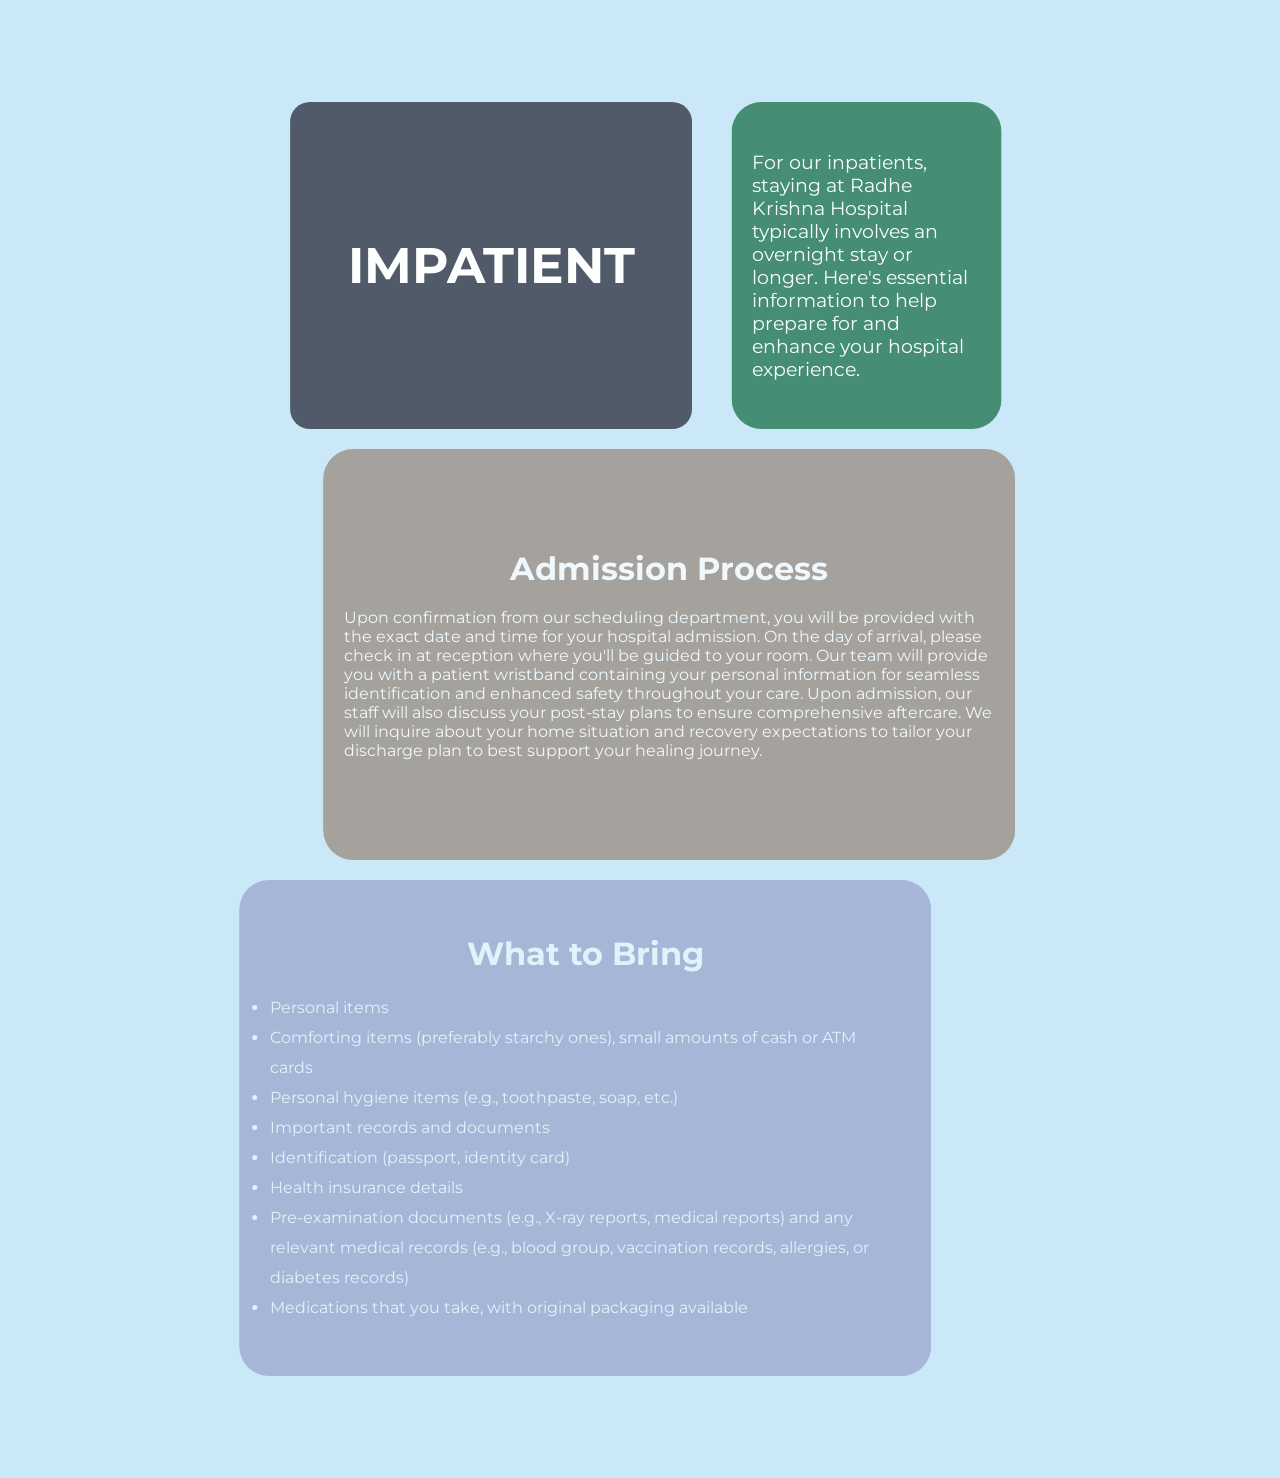
<file: impatient.html>
<!DOCTYPE html>
<html lang="en">
<head>
  <meta charset="UTF-8">
  <meta name="viewport" content="width=device-width, initial-scale=1.0">
  <title>Document</title>
  <link rel="preconnect" href="https://fonts.googleapis.com">
  <link rel="preconnect" href="https://fonts.gstatic.com" crossorigin>
  <link href="https://fonts.googleapis.com/css2?family=Montserrat:ital,wght@0,100..900;1,100..900&display=swap" rel="stylesheet">
  <link href="https://cdnjs.cloudflare.com/ajax/libs/font-awesome/5.15.4/css/all.min.css" rel="stylesheet">
  <link href="https://cdnjs.cloudflare.com/ajax/libs/font-awesome/6.0.0-beta3/css/all.min.css" rel="stylesheet">
  <script src="https://cdnjs.cloudflare.com/ajax/libs/gsap/3.11.1/gsap.min.js"></script>
  <style>
    :root {
      --font-primary: "Montserrat", serif;
      --font-secondary: 'Lora', serif;
      --font-mono: 'Courier New', monospace;
    }
    *{
      margin: 0;
      padding: 0;
      box-sizing: border-box;


    }
    html body{
      width: 100%;
      height: 100%;
    } 
    .main{
      width: 100%;
      height: 100%;
      padding: 5vw 20vw;
      font-family: var(--font-primary);
      background-color:#cae8f8;
    }
    .center h1, .bottom h1 {
      margin-bottom: 20px;
    }
    .impatient{
      width: 100%;
      height:150vh;
      padding:3vw;
      display: flex;
      justify-content: center;
      align-items: center;
      gap: 20px;
      flex-direction: column;
      background-color:#cae8f8;
      color: white;
    }
    
    .top{
      width: 100%;
      height: 40vh;
      display: flex;
      align-items: center;
      gap: 20px;
    }
    .top h1{
      text-transform: uppercase;
    }
    .left{
      display: flex;
      height: 100%;
      flex-basis: 60%;
      width: 100%;
      background-color:#4f5765;
      border-radius:20px;
      display: flex;
      justify-content: center;
      align-items: center;
      flex-direction: column;
      font-size: 25px;
    }
    .right{
      display: flex;
      flex-basis: 40%;
      height: 100%;
      background-color:#348061;
      border-radius:30px;
      display: flex;
      justify-content: center;
      align-items: center;
      flex-direction: column;
      padding:20px;
      font-size: 19px;

    }
    .center{
      width: 100%;
      height:50vh;
      background-color:#978677;
      border-radius:30px;
      display: flex;
      justify-content: center;
      align-items: center;
      flex-direction: column;
      padding:20px;
    }
    .bottom{
      width: 100%;
      height:60vh;
      background-color:#787aae;
      border-radius:30px;
      display: flex;
      justify-content: center;
      align-items: center;
      flex-direction: column;
      padding:30px;
    }
    .bottom ul{
      line-height: 30px;
    }


    

  /* Responsive Styles for 480px */
  @media screen and (max-width: 480px) {
    .main {
padding: 0px;
overflow-x: hidden;

    }

    .impatient {
    
      flex-direction: column;
      display: flex;
      justify-content: center;
      align-self:center;
      padding: 15px;
      width: 100%;
      height:250vh;
    }

    .top {
      flex-direction: column;
      height:50vh;
      gap: 10px;
      /* margin-bottom: 10vh; */
      width: 100%;

      /* background-color: red; */
    }

    .left, .right {
      flex-basis: 100%;
      font-size: 20px;
      padding: 15px;
    }

    .center {
      font-size: 18px;
      height: 75vh;
      width: 100%;

    }

    .bottom {
      font-size: 18px;
      width: 100%;
      /* padding: 25px; */
      height: 90vh;
      margin-bottom:13vh;
    }

    .bottom ul {
      font-size: 16px;
    }
  }


   /* Responsive Styles for 375px */
   @media screen and (max-width: 375px) {
    .main {
padding: 0px;
overflow-x: hidden;

    }

    .impatient {
    
      flex-direction: column;
      display: flex;
      justify-content: center;
      align-self:center;
      padding: 15px;
      width: 100%;
      height:300vh;
    }

    .top {
      flex-direction: column;
      height:100vh;
      gap: 20px;
      /* margin-bottom: 10vh; */
      width: 100%;
margin-top: 10vh;
      /* background-color: red; */
    }

    .left, .right {
      flex-basis: 100%;
      font-size: 20px;
      padding: 15px;
    }

    .center {
      /* font-size: 18px; */
      height: 100vh;
      width: 100%;
      /* background-color: red; */

    }

    .bottom {
      font-size: 18px;
      width: 100%;
      /* padding: 25px; */
      height: 120vh;
    }

    .bottom ul {
      font-size: 16px;
    }
  }
  </style>
</head>
<body>
  <div class="main">
    <div class="impatient">
      <div class="top">
        <div class="left">
          <h1>impatient</h1>
        </div>
        <div class="right">
          <p>For our inpatients, staying at Radhe Krishna Hospital typically involves an overnight stay or longer. Here's essential information to help prepare for and enhance your hospital experience.</p>
        </div>
      </div>
      <div class="center">
        <h1> Admission Process</h1>
        <p>
          Upon confirmation from our scheduling department, you will be provided with the exact date and time for your hospital admission. On the day of arrival, please check in at reception where you'll be guided to your room. Our team will provide you with a patient wristband containing your personal information for seamless identification and enhanced safety throughout your care.
          Upon admission, our staff will also discuss your post-stay plans to ensure comprehensive aftercare. We will inquire about your home situation and recovery expectations to tailor your discharge plan to best support your healing journey.
        </p>
      </div>
      <div class="bottom">
        <h1>What to Bring</h1>
        <ul>
          <li>Personal items</li>
          <li>Comforting items (preferably starchy ones), small amounts of cash or ATM cards</li>
          <li>Personal hygiene items (e.g., toothpaste, soap, etc.)</li>
          <li>Important records and documents</li>
          <li>Identification (passport, identity card)</li>
          <li>Health insurance details</li>
          <li>Pre-examination documents (e.g., X-ray reports, medical reports) and any relevant medical records (e.g., blood group, vaccination records, allergies, or diabetes records)</li>
          <li>Medications that you take, with original packaging available</li>
        </ul>
      </div>
    </div>
  </div>

  <script>
    // GSAP Animations

      // GSAP Animations
  gsap.from(".left", {
    x: "-50%", // Animate from off-screen to the left
    opacity: 0, // Start with opacity 0
    duration: 1.5, // Duration of the animation
    // ease: "power3.out", // Easing function
  });

  gsap.from(".right", {
    x: "50%", // Animate from off-screen to the right
    opacity: 0, // Start with opacity 0
    duration: 1.5, // Duration of the animation
    // ease: "power3.out", // Easing function
    delay: 0.3, // Delay to stagger animation
  });

  gsap.from(".center", {
    x: 100, // Animate from below the viewport
    opacity: 0, // Start with opacity 0
    duration: 1.5, // Duration of the animation
    // ease: "power3.out", // Easing function
    delay: 0.6, // Delay to stagger animation
  });

  gsap.from(".bottom", {
    x:-100,
    opacity: 0, // Start with opacity 0
    duration: 1.5, // Duration of the animation
    // ease: "elastic.out(1, 0.75)", // Elastic bounce effect
    delay: 0.9, // Delay to stagger animation
  });
  </script>
</body>
</html>
</file>
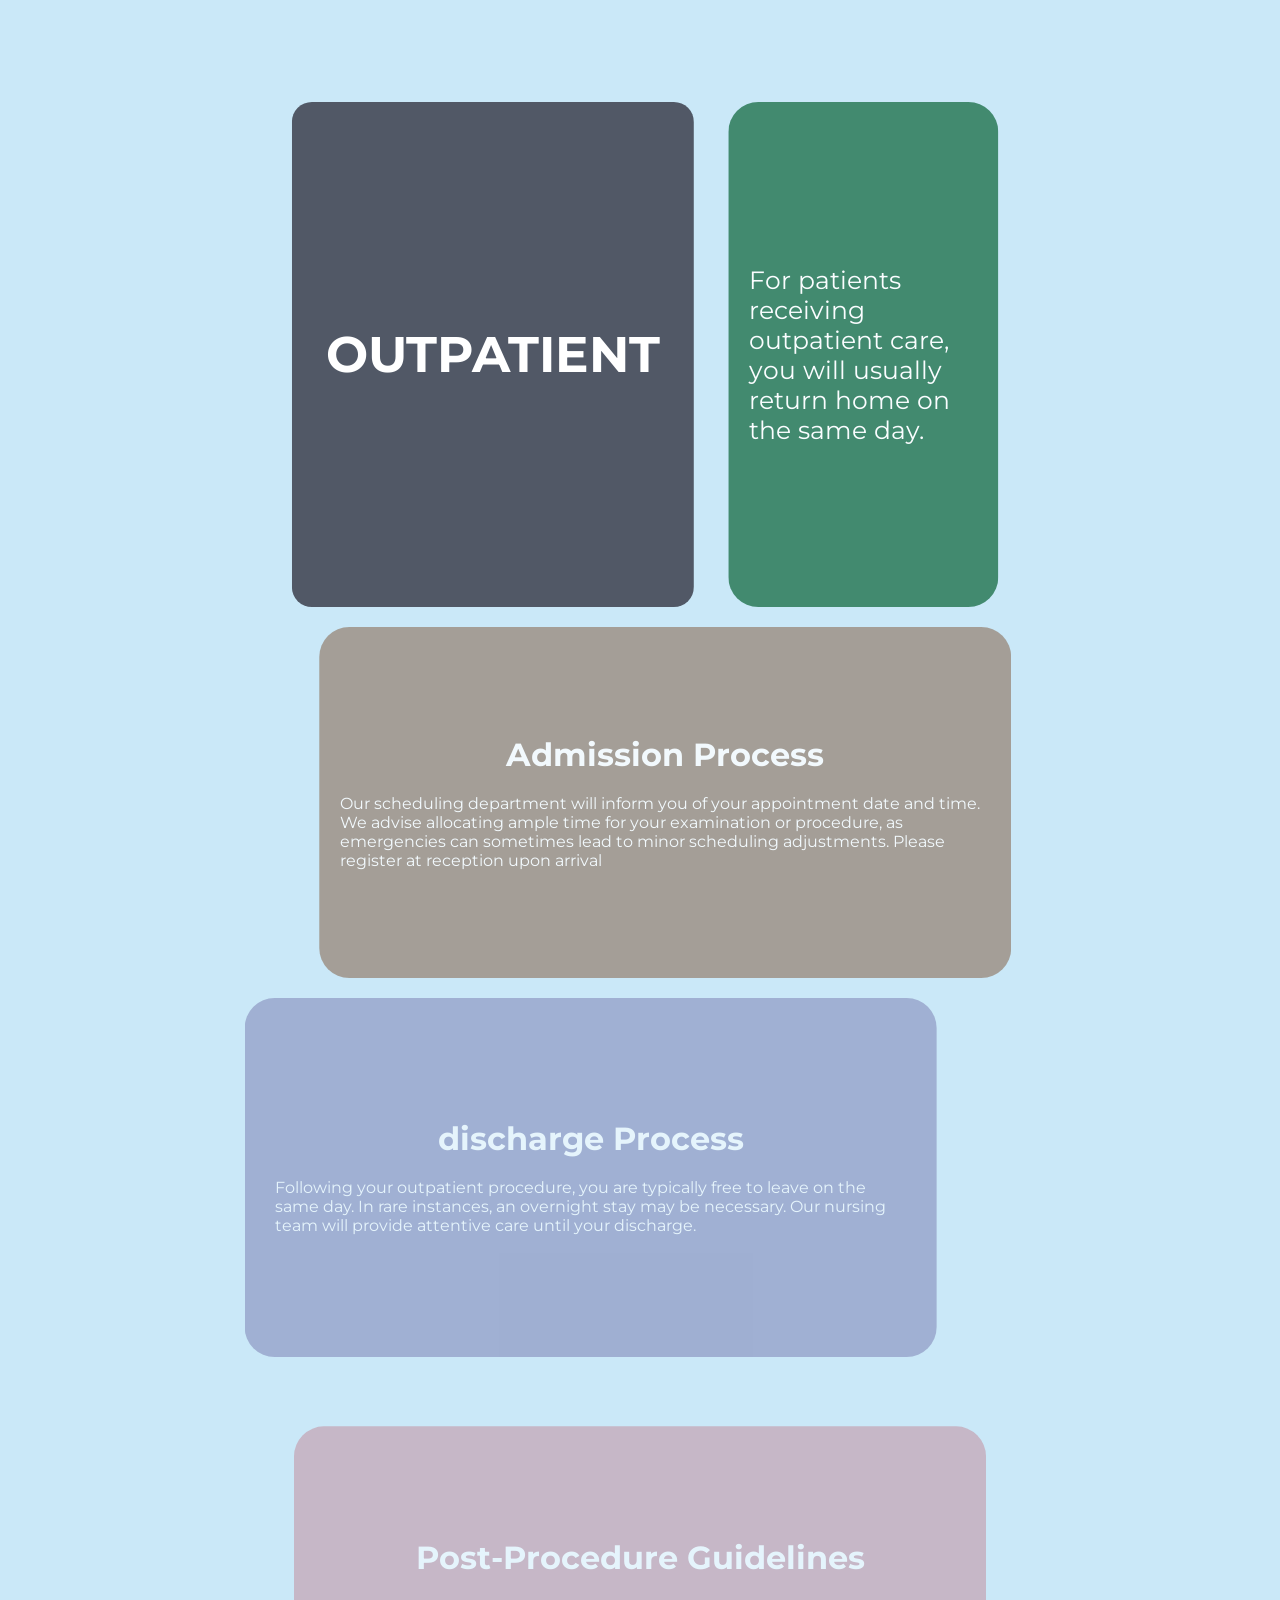
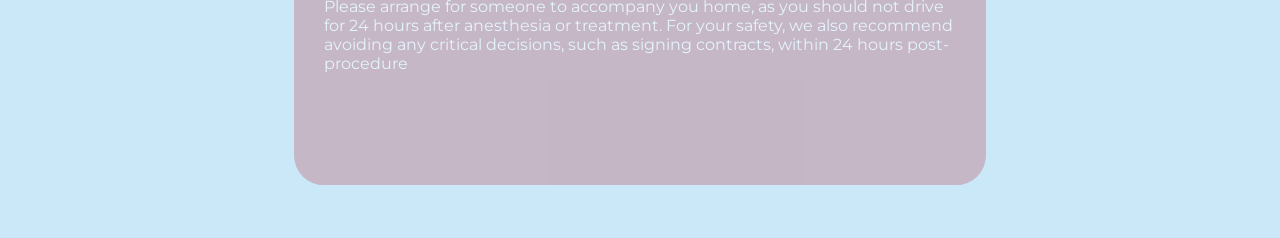
<file: outpatient.html>
<!DOCTYPE html>
<html lang="en">
<head>
  <meta charset="UTF-8">
  <meta name="viewport" content="width=device-width, initial-scale=1.0">
  <title>Document</title>
  <link rel="preconnect" href="https://fonts.googleapis.com">
  <link rel="preconnect" href="https://fonts.gstatic.com" crossorigin>
  <link href="https://fonts.googleapis.com/css2?family=Montserrat:ital,wght@0,100..900;1,100..900&display=swap" rel="stylesheet">
  <link href="https://cdnjs.cloudflare.com/ajax/libs/font-awesome/5.15.4/css/all.min.css" rel="stylesheet">
  <link href="https://cdnjs.cloudflare.com/ajax/libs/font-awesome/6.0.0-beta3/css/all.min.css" rel="stylesheet">
  <script src="https://cdnjs.cloudflare.com/ajax/libs/gsap/3.11.1/gsap.min.js"></script>
  <style>
    :root {
      --font-primary: "Montserrat", serif;
      --font-secondary: 'Lora', serif;
      --font-mono: 'Courier New', monospace;
    }
    *{
      margin: 0;
      padding: 0;
      box-sizing: border-box;
    }
    .main{
      width: 100%;
      height: 100%;
      padding: 5vw 20vw;
      font-family: var(--font-primary);
      background-color:#cae8f8;
    }
    .prebottom h1,.center h1, .bottom h1 {
      margin-bottom: 20px;
    }
    .impatient{
      width: 100%;
      height:190vh;
      padding:3vw;
      display: flex;
      justify-content: center;
      align-items: center;
      gap: 20px;
      flex-direction: column;
      background-color:#cae8f8;
      color: white;
    }
    .top{
      width: 100%;
      height: 90vh;
      display: flex;
      align-items: center;
      gap: 20px;
    }
    .top h1{
      text-transform: uppercase;
    }
    .left{
      display: flex;
      height: 100%;
      flex-basis: 60%;
      background-color:#4f5765;
      border-radius:20px;
      display: flex;
      justify-content: center;
      font-size: 25px;
      align-items: center;
      flex-direction: column;
    }
    .right{
      display: flex;
      flex-basis: 40%;
      font-size: 25px;
      height: 100%;
      background-color:#348061;
      border-radius:30px;
      display: flex;
      justify-content: center;
      align-items: center;
      flex-direction: column;
      padding:20px;
    }
    .center{
      width: 100%;
      height:60vh;
      background-color:#978677;
      border-radius:30px;
      display: flex;
      justify-content: center;
      align-items: center;
      flex-direction: column;
      padding:20px;
    }
    .prebottom{
      background-color:#787aae;
      width: 100%;
      height:60vh;
      border-radius:30px;
      display: flex;
      justify-content: center;
      align-items: center;
      flex-direction: column;
      padding:30px;
    }
    .bottom{
      width: 100%;
      height:60vh;
      border-radius:30px;
      background-color:#c28696;
      display: flex;
      justify-content: center;
      align-items: center;
      flex-direction: column;
      padding:30px;
    }
 /* Responsive Styles for 480px */
 @media screen and (max-width: 480px) {
    .main {
padding: 0px;
overflow-x: hidden;

    }

    .impatient {
    padding: 0px;
      flex-direction: column;
      display: flex;
      justify-content: center;
      align-self:center;
      padding: 15px;
      width: 100%;
      height:210vh;
    }

    .top {
      flex-direction: column;
      height:50vh;
      gap: 10px;
      /* margin-bottom: 10vh; */
      width: 100%;

      /* background-color: red; */
    }

    .right {
      flex-basis: 100%;
      font-size: 20px;
      padding: 15px;
    }
    .left {
      font-size: 20px;
      width: 100%;
      padding: 15px;
    }

    .center {
      font-size: 18px;
      height:50vh;
      width: 100%;

    }

    .bottom {
      font-size: 18px;
      width: 100%;
      /* padding: 25px; */
      height: 40vh;
      margin-bottom:13vh;
    }
.center{
  width: 100%;
  height: 40vh;
}
    .bottom ul {
      font-size: 16px;
    }
    .prebottom{
      width:100%;
      height:40vh;
    }
  }


   /* Responsive Styles for 375px */
   @media screen and (max-width: 375px) {
    .main {
padding: 0px;
overflow-x: hidden;

    }

    .impatient {
    
      flex-direction: column;
      display: flex;
      justify-content: center;
      align-self:center;
      padding: 15px;
      width: 100%;
      height:300vh;
    }

    .top {
      flex-direction: column;
      height:100vh;
      gap: 20px;
      /* margin-bottom: 10vh; */
      width: 100%;
margin-top: 10vh;
      /* background-color: red; */
    }

    .left, .right {
      flex-basis: 100%;
      font-size: 20px;
      padding: 15px;
    }

    .center {
      /* font-size: 18px; */
      height: 100vh;
      width: 100%;
      /* background-color: red; */

    }

    .bottom {
      font-size: 18px;
      width: 100%;
      /* padding: 25px; */
      height: 120vh;
    }

    .bottom ul {
      font-size: 16px;
    }
  }

  </style>
</head>
<body>
  <div class="main">
    <div class="impatient">
      <div class="top">
        <div class="left">
          <h1>outpatient</h1>
        </div>
        <div class="right">
          <p>For patients
            receiving outpatient
            care, you will usually return home on the same day.</p>
        </div>
      </div>
      <div class="center">
        <h1> Admission Process</h1>
        <p>
          Our scheduling department will inform you of your appointment date and time. We advise allocating ample time for your examination or procedure, as emergencies can sometimes lead to minor scheduling adjustments. Please register at reception upon arrival
        </p>
      </div>
      <div class="prebottom ">
        <h1> discharge Process</h1>
       <p>Following your outpatient procedure, you are typically free to leave on the same day. In rare instances, an overnight stay may be necessary. Our nursing team will provide attentive care until your discharge.</p>
      </div>
      <div class="bottom">
        <h1>Post-Procedure Guidelines</h1>
        <p>
          Please arrange for someone to accompany you home, as you should not drive for 24 hours after anesthesia or treatment. For your safety, we also recommend avoiding any critical decisions, such as signing contracts, within 24 hours post-
procedure
        </p>
       </div>
    </div>
  </div>

  <script>
    // GSAP Animations

      // GSAP Animations
  gsap.from(".left", {
    x: "-50%", // Animate from off-screen to the left
    opacity: 0, // Start with opacity 0
    duration: 1.5, // Duration of the animation
    // ease: "power3.out", // Easing function
  });

  gsap.from(".right", {
    x: "50%", // Animate from off-screen to the right
    opacity: 0, // Start with opacity 0
    duration: 1.5, // Duration of the animation
    // ease: "power3.out", // Easing function
    delay: 0.3, // Delay to stagger animation
  });

  gsap.from(".center", {
    x: 100, // Animate from below the viewport
    opacity: 0, // Start with opacity 0
    duration: 1.5, // Duration of the animation
    // ease: "power3.out", // Easing function
    delay: 0.6, // Delay to stagger animation
  });

  gsap.from(".prebottom", {
    x:-100,
    opacity: 0, // Start with opacity 0
    duration: 1.5, // Duration of the animation
    // ease: "elastic.out(1, 0.75)", // Elastic bounce effect
    delay: 0.9, // Delay to stagger animation
  });
  gsap.from(".bottom", {
    y:100,
    opacity: 0, // Start with opacity 0
    duration: 1.5, // Duration of the animation
    // ease: "elastic.out(1, 0.75)", // Elastic bounce effect
    delay: 0.9, // Delay to stagger animation
  });
  </script>
</body>
</html>
</file>
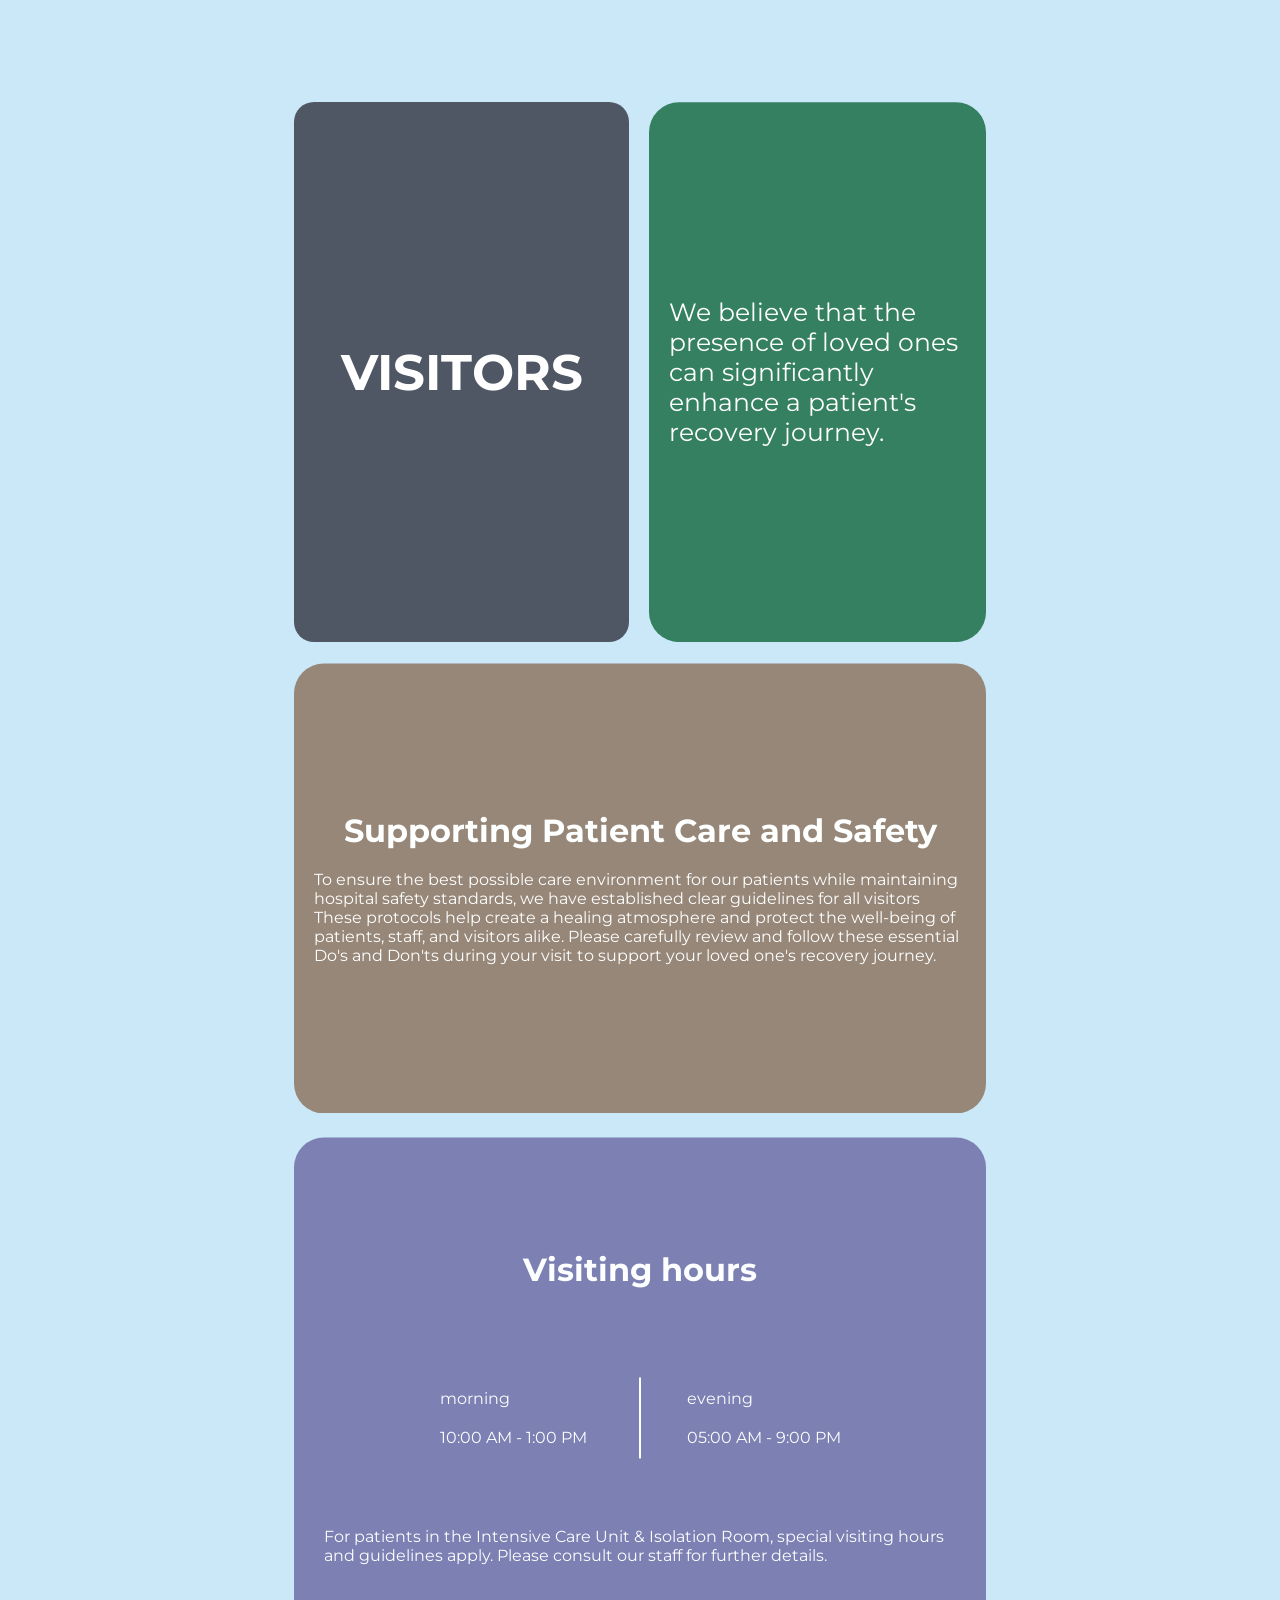
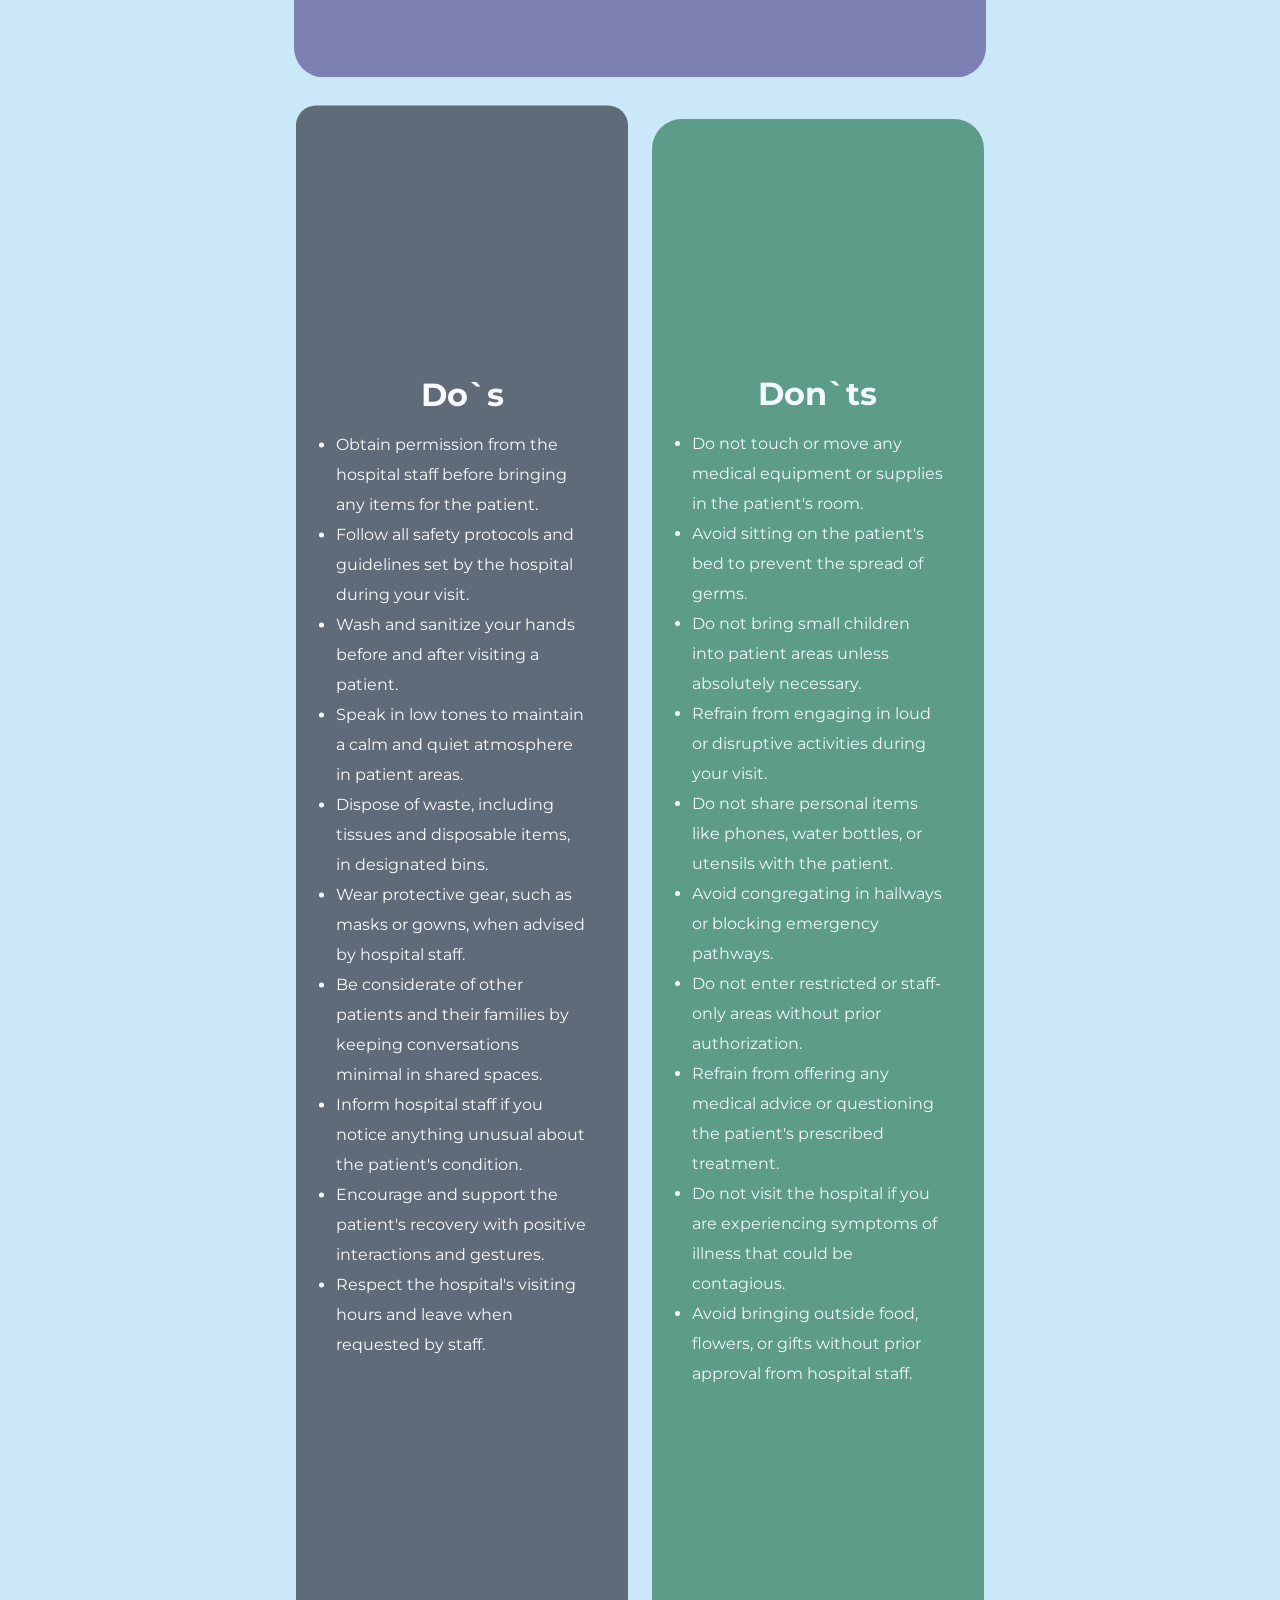
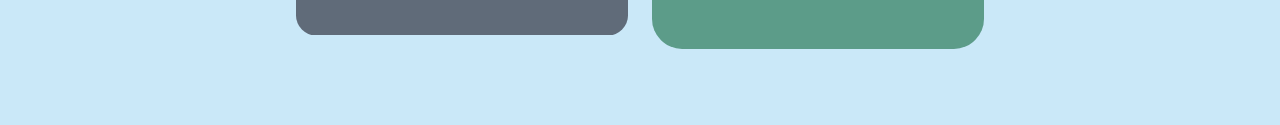
<file: visitors.html>
<!DOCTYPE html>
<html lang="en">
<head>
  <meta charset="UTF-8">
  <meta name="viewport" content="width=device-width, initial-scale=1.0">
  <title>Document</title>
  <link rel="preconnect" href="https://fonts.googleapis.com">
  <link rel="preconnect" href="https://fonts.gstatic.com" crossorigin>
  <link href="https://fonts.googleapis.com/css2?family=Montserrat:ital,wght@0,100..900;1,100..900&display=swap" rel="stylesheet">
  <link href="https://cdnjs.cloudflare.com/ajax/libs/font-awesome/5.15.4/css/all.min.css" rel="stylesheet">
  <link href="https://cdnjs.cloudflare.com/ajax/libs/font-awesome/6.0.0-beta3/css/all.min.css" rel="stylesheet">
  <script src="https://cdnjs.cloudflare.com/ajax/libs/gsap/3.11.1/gsap.min.js"></script>
  <style>
    :root {
      --font-primary: "Montserrat", serif;
      --font-secondary: 'Lora', serif;
      --font-mono: 'Courier New', monospace;
    }
    *{
      margin: 0;
      padding: 0;
      box-sizing: border-box;
    }
    .main{
      width: 100%;
      height: 100%;
      padding: 5vw 20vw;
      font-family: var(--font-primary);
      background-color:#cae8f8;
    }
    .prebottom h1,.center h1, .bottom h1 {
      margin-bottom: 20px;
    }
    .impatient{
      width: 100%;
      /* height:2vh; */
      padding:3vw;
      display: flex;
      justify-content: center;
      align-items: center;
      gap: 20px;
      flex-direction: column;
      background-color:#cae8f8;
      color: white;
    }
    .top{
      width: 100%;
      height: 60vh;
      display: flex;
      align-items: center;
      gap: 20px;
    }
    .top h1{
      text-transform: uppercase;
    }
    .left{
      display: flex;
      height: 100%;
      flex-basis: 50%;
      background-color:#4f5765;
      border-radius:20px;
      display: flex;
      justify-content: center;
      align-items: center;
      flex-direction: column;
      font-size: 25px;
    }
    .right{
      display: flex;
      flex-basis: 50%;
      font-size: 25px;
      height: 100%;
      background-color:#348061;
      border-radius:30px;
      display: flex;
      justify-content: center;
      align-items: center;
      flex-direction: column;
      padding:20px;
    }
    .center{
      width: 100%;
      height:50vh;
      background-color:#978677;
      border-radius:30px;
      display: flex;
      justify-content: center;
      align-items: center;
      flex-direction: column;
      padding:20px;
    }
    .prebottom{
      background-color:#787aae;
      width: 100%;
      height:60vh;
      border-radius:30px;
      display: flex;
      justify-content: center;
      align-items: center;
      flex-direction: column;
      padding:30px;
      gap: 80px;
    }
    .bottom{
      width: 100%;
      height: 170vh;
      display: flex;
      /* background-color: red; */
      align-items: center;
      justify-content: space-around;
      gap: 20px;
      
    }
    .mid{
      display: flex;
      justify-content: center;
      align-items: center;
      gap: 100px;
    }
    .mid_left{
      display: flex;
      flex-direction: column;
      gap: 20px;
    }
    .mid_right{
      display: flex;
      flex-direction: column;
      gap: 20px;
    }
    .line{
      width: 2px;
      height: 15%;
      background-color:#fff;
      position: absolute;
    }
    .bt_left{
      display: flex;
      height: 100%;
      flex-basis: 48%;
      background-color:#4f5765;
      border-radius:20px;
      display: flex;
      justify-content: center;
      align-items: center;
      flex-direction: column;
      padding: 40px;
      line-height: 30px;
    }
    .bt_right{
      line-height: 30px;
      padding: 40px;
      display: flex;
      flex-basis: 48%;
      /* font-size: 25px; */
      height: 100%;
      background-color:#348061;
      border-radius:30px;
      display: flex;
      justify-content: center;
      align-items: center;
      flex-direction: column;
      /* padding:20px; */
    }


  





  @media screen and (max-width: 480px) {
    .main {
padding: 0px;
overflow-x: hidden;

    }

    .impatient {
    padding: 0px;
      flex-direction: column;
      display: flex;
      justify-content: center;
      align-self:center;
      padding: 15px;
      width: 100%;
      height:460vh;
    }

    .top {
      flex-direction: column;
      height:60vh;
      gap: 10px;
      /* margin-bottom: 10vh; */
      width: 100%;

      /* background-color: red; */
    }

    .right {
      flex-basis: 100%;
      font-size: 20px;
      padding: 15px;
      height: 50vh;
    }
    .left {
      font-size: 20px;
      width: 100%;

      padding: 15px;
    }

    .center {
      font-size: 18px;
      height:60vh;
      width: 100%;
      /* background-color: red; */

    }

    .bottom {
      font-size: 18px;
      width: 100%;
      /* padding: 25px; */
      height: 240vh;
      /* margin-bottom:13vh; */
      display: flex;
      flex-direction: column;
    }

    .bottom ul {
      font-size: 16px;
    }
    .prebottom{
      width:100%;
      height:60vh;
      display: flex;
      flex-direction: column;
    }
  }
    
     /* Responsive Styles for 375px */
     @media screen and (max-width: 375px) {
    .main {
padding: 0px;
overflow-x: hidden;

    }

    .impatient {
    padding: 0px;
      flex-direction: column;
      display: flex;
      justify-content: center;
      align-self:center;
      padding: 15px;
      width: 100%;
      height:auto;
    }

    .top {
      flex-direction: column;
      height:60vh;
      gap: 10px;
      /* margin-bottom: 10vh; */
      width: 100%;

      /* background-color: red; */
    }

    .right {
      flex-basis: 100%;
      font-size: 20px;
      padding: 15px;
      height: 50vh;
    }
    .left {
      font-size: 20px;
      width: 100%;

      padding: 15px;
    }

    .center {
      font-size: 18px;
      height:100vh;
      width: 100%;
      /* background-color: red; */

    }

    .bottom {
      font-size: 18px;
      width: 100%;
      /* padding: 25px; */
      height: 400vh;
      /* margin-bottom:13vh; */
      display: flex;
      flex-direction: column;
    }

    .bottom ul {
      font-size: 16px;
    }
    .prebottom{
      width:100%;
      height:90vh;
      display: flex;
      flex-direction: column;
    }
  }
  </style>
</head>
<body>
  <div class="main">
    <div class="impatient">
      <div class="top">
        <div class="left">
          <h1>visitors</h1>
        </div>
        <div class="right">
          <p>
            We believe that the presence of loved
            ones can
            significantly
            enhance a patient's
            recovery journey.</p>
        </div>
      </div>
      <div class="center">
        <h1> Supporting Patient Care and Safety</h1>
        <p>
          To ensure the best possible care environment for our patients while maintaining hospital safety standards, we have established clear guidelines for all visitors These protocols help create a healing atmosphere and protect the well-being of patients, staff, and visitors alike. Please carefully review and follow these essential Do's and Don'ts during your visit to support your loved one's recovery journey.
        </p>
      </div>
      <div class="prebottom ">
       <h1>Visiting hours</h1>
       <div class="mid">
        <div class="line"></div>
        <div class="mid_left">
          <p>morning</p>
          <p>10:00 AM - 1:00 PM</p>
        </div>
        <div class="mid_right">
          <p>evening</p>
          <p>05:00 AM - 9:00 PM</p>
        </div>
       </div>
       <p>For patients in the Intensive Care Unit & Isolation Room, special visiting hours and
        guidelines apply. Please consult our staff for further details.</p>
      </div>
      <div class="bottom">
        <div class="bt_left">
          <h1>Do`s</h1>
          <ul>
            <li>Obtain permission from the hospital staff before bringing any items for the patient.</li>
  <li>Follow all safety protocols and guidelines set by the hospital during your visit.</li>
  <li>Wash and sanitize your hands before and after visiting a patient.</li>
  <li>Speak in low tones to maintain a calm and quiet atmosphere in patient areas.</li>
  <li>Dispose of waste, including tissues and disposable items, in designated bins.</li>
  <li>Wear protective gear, such as masks or gowns, when advised by hospital staff.</li>
  <li>Be considerate of other patients and their families by keeping conversations minimal in shared spaces.</li>
  <li>Inform hospital staff if you notice anything unusual about the patient's condition.</li>
  <li>Encourage and support the patient's recovery with positive interactions and gestures.</li>
  <li>Respect the hospital's visiting hours and leave when requested by staff.</li>
          </ul>
          
        </div>
        <div class="bt_right">
        <h1>
          Don`ts
        </h1>
        <ul>
          <li>Do not touch or move any medical equipment or supplies in the patient's room.</li>
          <li>Avoid sitting on the patient's bed to prevent the spread of germs.</li>
          <li>Do not bring small children into patient areas unless absolutely necessary.</li>
          <li>Refrain from engaging in loud or disruptive activities during your visit.</li>
          <li>Do not share personal items like phones, water bottles, or utensils with the patient.</li>
          <li>Avoid congregating in hallways or blocking emergency pathways.</li>
          <li>Do not enter restricted or staff-only areas without prior authorization.</li>
          <li>Refrain from offering any medical advice or questioning the patient's prescribed treatment.</li>
          <li>Do not visit the hospital if you are experiencing symptoms of illness that could be contagious.</li>
          <li>Avoid bringing outside food, flowers, or gifts without prior approval from hospital staff.</li>
        </ul>
        
        </div>
      </div>
    </div>
  </div>

  <script>
    // GSAP Animations

      // GSAP Animations
    // GSAP Animations with stagger
gsap.from(".left, .right, .center, .prebottom, .bt_left, .bt_right", {
  y: 100,
  opacity: 0,
  stagger: 0.2, // Adds a delay between each animation
  duration: 1.5, // Duration of each animation
  ease: "power2.out", // Smooth easing
});



    </script>
</body>
</html>
</file>
